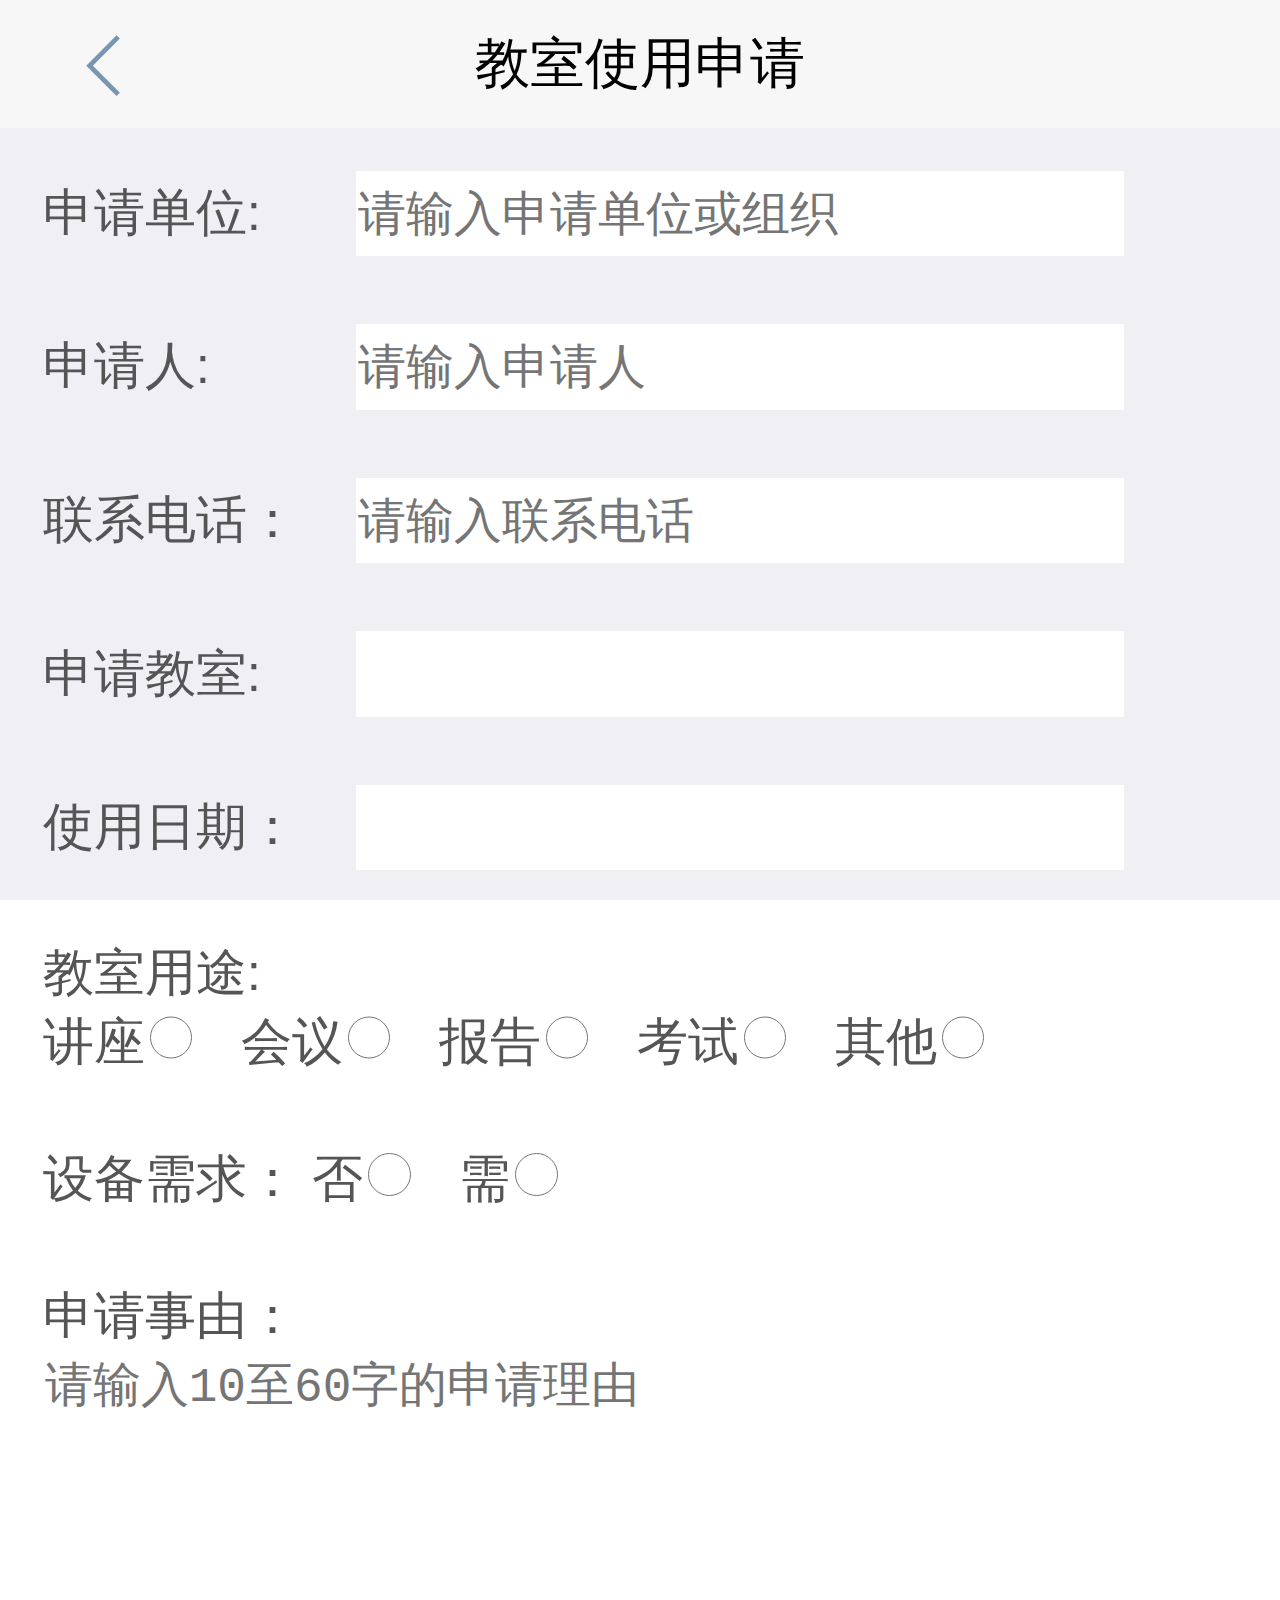
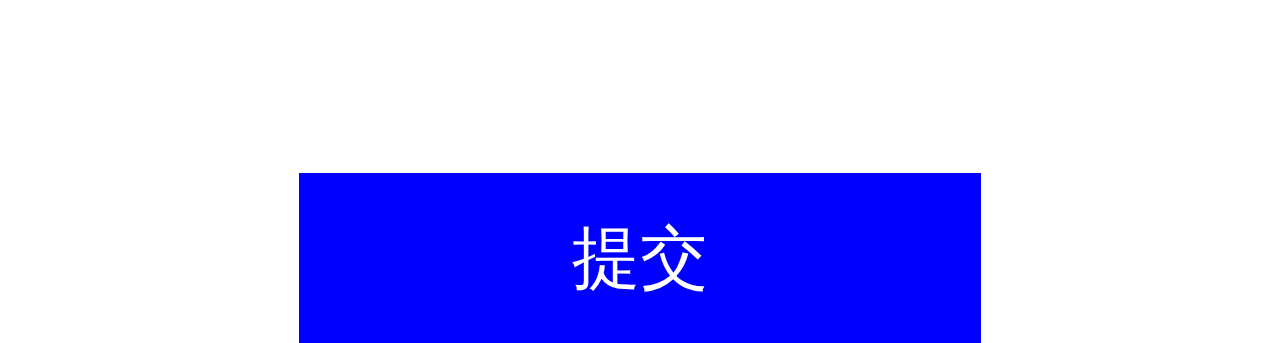
<file: apply.html>
<!DOCTYPE html>
<html>
	<head>
		<meta charset="UTF-8">
		<title>申请单</title>
		<script src="js/resize.js"></script>
		<link rel="stylesheet" href="css/index.css" />
		<link rel="stylesheet" type="text/css" href="css/apply.css"/>
	</head>
	<body>
		<header>
			<a class="action-back">&#xe601;</a>
			<h1>教室使用申请</h1>
		</header>
		<div class="apply-content">
			<form action="" >
				<ul class="applyform">
					<li class="apply-list"><label>申请单位:</label>
						<input type"text" name="orgain" class="apply-input" placeholder="请输入申请单位或组织"/>
					</li>
					<li class="apply-list"><label>申请人:</label>
						<input type="text" name="applyname" class="apply-input" placeholder="请输入申请人"/>
					</li>
					<li class="apply-list"><label>联系电话：</label>
						<input type="tel" name="tel" class="apply-input" placeholder="请输入联系电话"/>
					</li>
					<li class="apply-list"><label for="">申请教室:</label>
						<input type="text" name="classname" class="apply-input"/>
					</li>
					<li class="apply-list"><label>使用日期：</label>
						<input type="text" name="date" class="apply-input"/>
					</li>
					<li class="apply-listone"><lable><p>教室用途:</p></lable>
						讲座<input type="radio" name="yutu" value="0">
						会议<input type="radio" name="yutu" value="1">
						报告<input type="radio" name="yutu" value="2">
						考试<input type="radio" name="yutu" value="3">
						其他<input type="radio" name="yutu" value="4">
					</li>
					<li class="apply-listone"><lable>设备需求：</lable>
						否<input type="radio" name="require" value="0"/>
						需<input type="radio" name="require" value="1"/>
					</li>	 
					<li class="apply-listthree"><lable>申请事由：</lable>
						<textarea name="reason" id="reason" cols="35" rows="5" placeholder="请输入10至60字的申请理由"></textarea>
					</li>
				</ul>
				<button class="apply-btn">提交</button>
			</form>
		</div>
	</body>
</html>
</file>
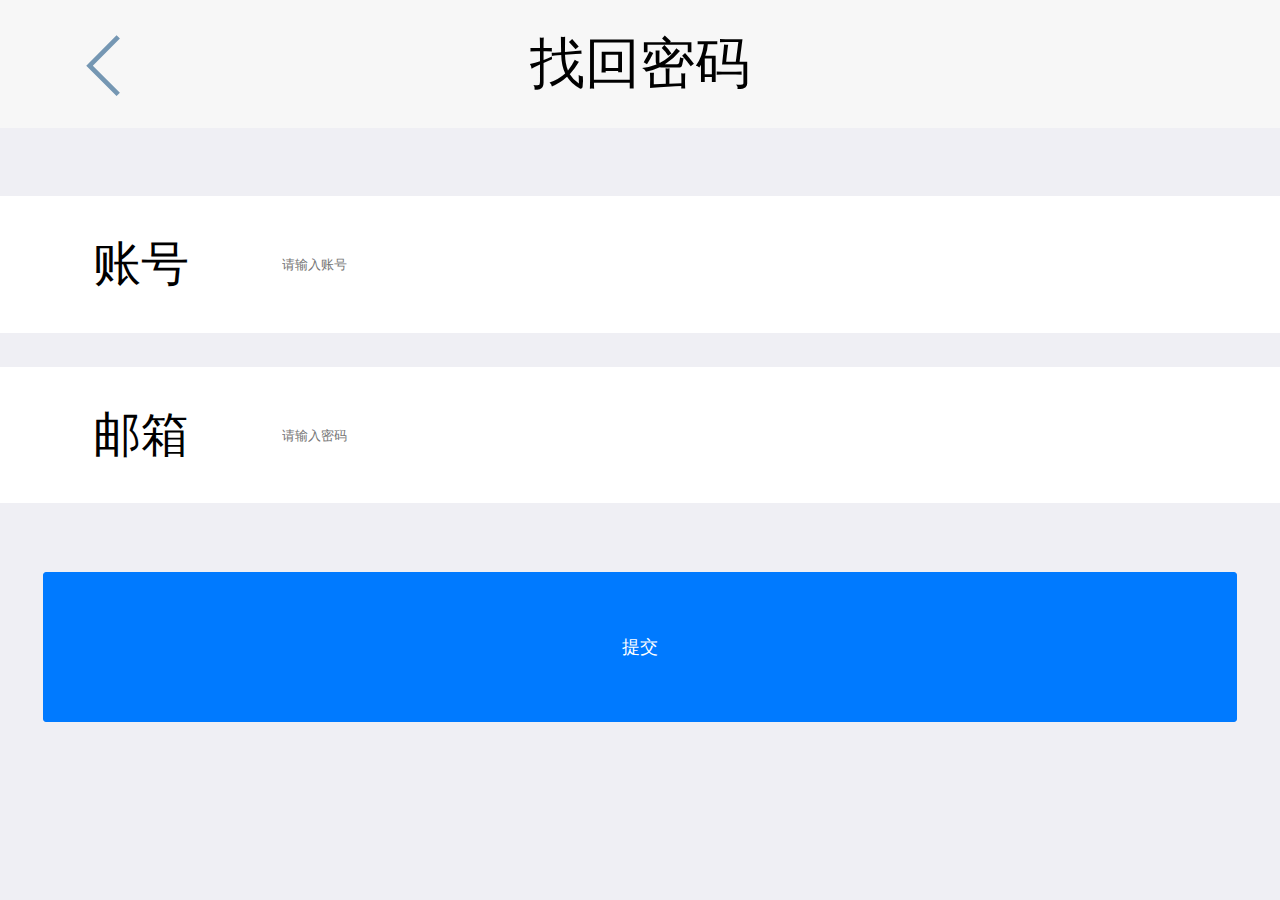
<file: forget_password.html>
<!DOCTYPE html>
<html class="ui-page-login">

	<head>
		<meta charset="utf-8">
		<meta name="viewport" content="width=device-width,initial-scale=1,minimum-scale=1,maximum-scale=1,user-scalable=no" />
		<title></title>
		<link rel="stylesheet" href="css/index.css"/>
		<link rel="stylesheet" href="css/login.css" />
		<script src="js/resize.js" type="text/javascript" charset="utf-8"></script>
	</head>

	<body>
		<header class="bar-nav">
			<a class="action-back">&#xe601;</a>
			<h1>找回密码</h1>
		</header>
		<div class="login-content">
			<form class="input-group">
				<div class="input-row">
					<label>账号</label>
					<input id='account' type="text" class="account-input" placeholder="请输入账号">
				</div>
				<div class="input-row">
					<label>邮箱</label>
					<input id='email' type="email" class="email-input" placeholder="请输入密码">
				</div>
			</form>
			<div class="content-padded">
				<button id='login' class="login-btn">提交</button>
			</div>
		</div>
	</body>

</html>
</file>
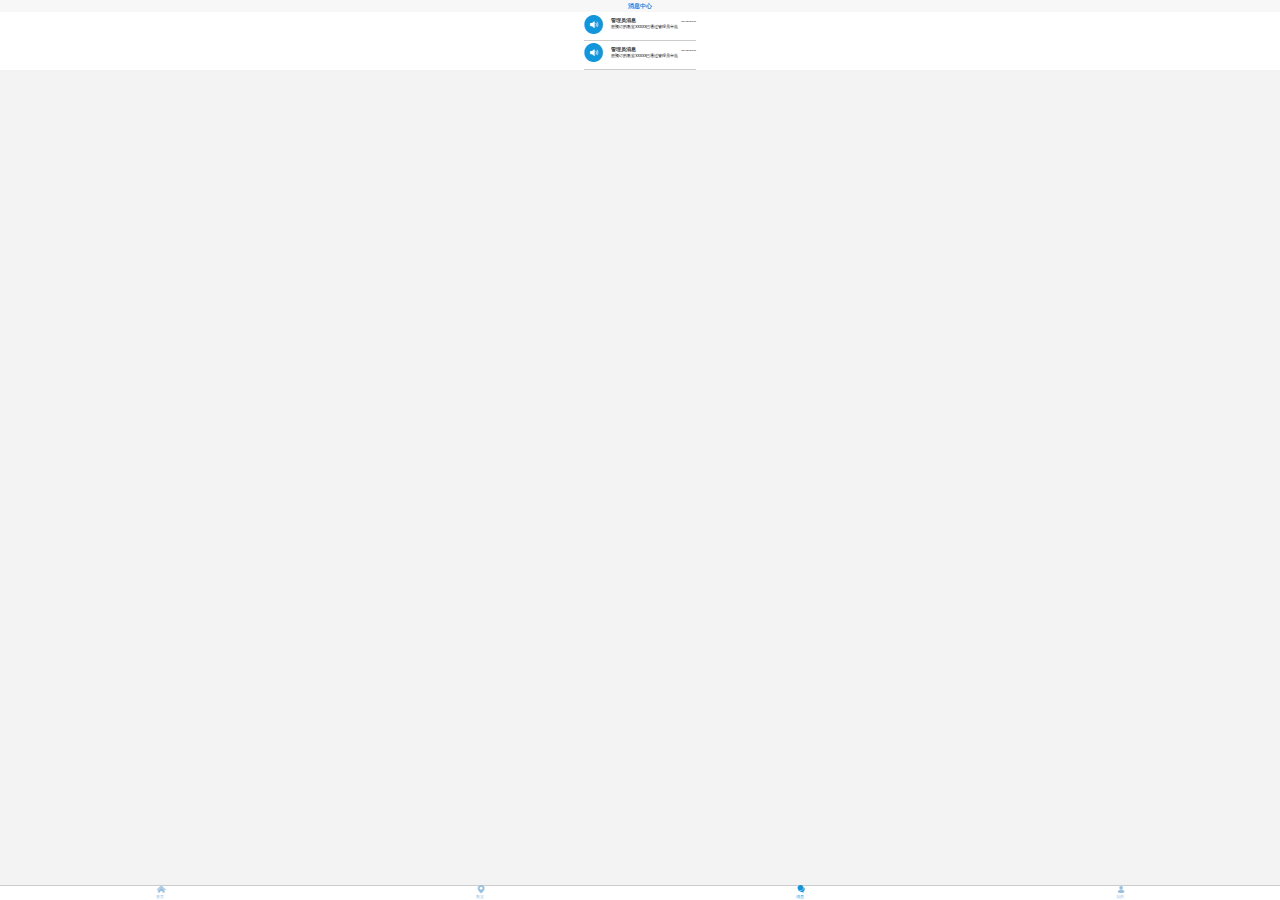
<file: infor.html>
<!DOCTYPE html>
<html>
	<head>
		<meta charset="utf-8" />
    	<meta name="viewport" content="width=device-width,initial-scale=1,minimum-scale=1,maximum-scale=1,user-scalable=no" />
		<title>消息中心</title>
		<script src="js/resize.js"></script>
		<script src="js/zepto.js"></script>
		<script src="js/swiper.jquery.min.js"></script>
		<script src="js/iscroll.js"></script>
		<script src="js/index.js"></script>
		<link rel="stylesheet" href="css/index.css" />
		<link rel="stylesheet" href="css/infor.css" />
	</head>
<body onload="loaded()">
	<div id="header">消息中心</div>
	<div id="wrapper">
		<div id="scroller">
			<div class="inforlist">
				<div class="inforlist-con">
					<div class="img">&#xe6c4;</div>
					<div class="des">
						<h3>管理员消息</h3><span>2016/12/12/10:20</span>
						<p>您预订的教室xxxxx已通过管理员审批</p>
					</div>
				</div>
			</div>
			<div class="inforlist">
				<div class="inforlist-con">
					<div class="img">&#xe6c4;</div>
					<div class="des">
						<h3>管理员消息</h3><span>2016/12/12/10:20</span>
						<p>您预订的教室xxxxx已通过管理员审批</p>
					</div>
				</div>
			</div>
		</div>
	</div>
	<div id="footer">
		<a href="index.html">首页</a>
		<a href="room.html">教室</a>
		<a href="infor.html" style="color:#1296DB">消息</a>
		<a href="me.html">我的</a>
	</div>
</body>
</html>
</file>
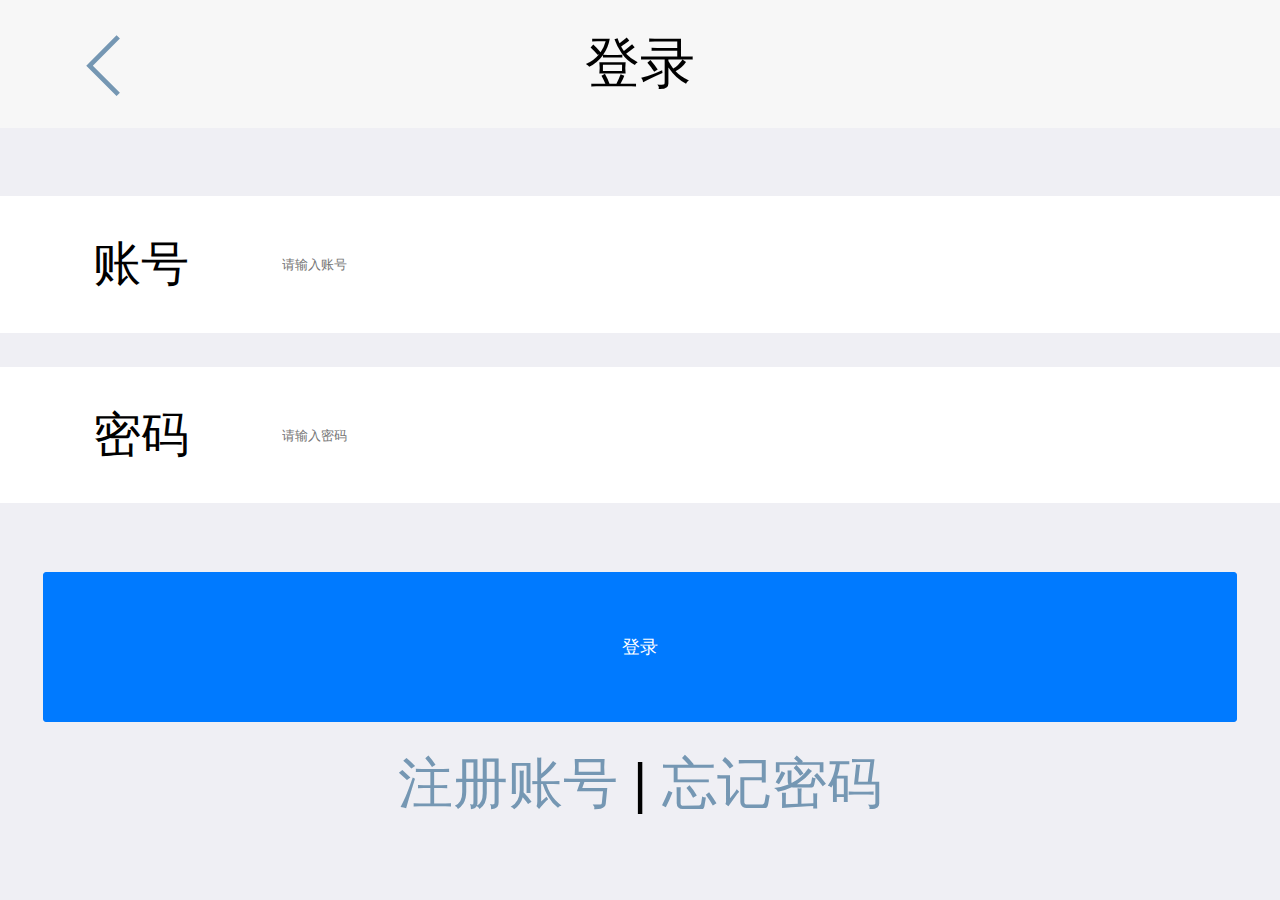
<file: login.html>
<!DOCTYPE html>
<html class="ui-page-login">
	<head>
		<meta charset="utf-8">
    	<meta name="viewport" content="width=device-width,initial-scale=1,minimum-scale=1,maximum-scale=1,user-scalable=no" />
		<title></title>
		<link rel="stylesheet" href="css/index.css"/>
		<link rel="stylesheet" href="css/login.css" />
		<script src="js/resize.js" type="text/javascript" charset="utf-8"></script>
	</head>
	<body>
		<header>
			<a href="" class="action-back">&#xe601;</a>
			<h1>登录</h1>
		</header>
		<div class="login-content">
			<form class="input-group">
				<div class="input-row">
					<label>账号</label>
					<input id='account' type="text" class="account-input" placeholder="请输入账号">
				</div>
				<div class="input-row">
					<label>密码</label>
					<input id='password' type="password" class="pass-input" placeholder="请输入密码">
				</div>
			</form>
			<div class="content-padded">
				<button id='login' class="login-btn">登录</button>
				<div class="link-area"><a href="reg.html">注册账号</a> <span class="spliter">|</span> <a id='forgetPassword'>忘记密码</a>
				</div>
			</div>
		</div>
	</body>
</html>
</file>
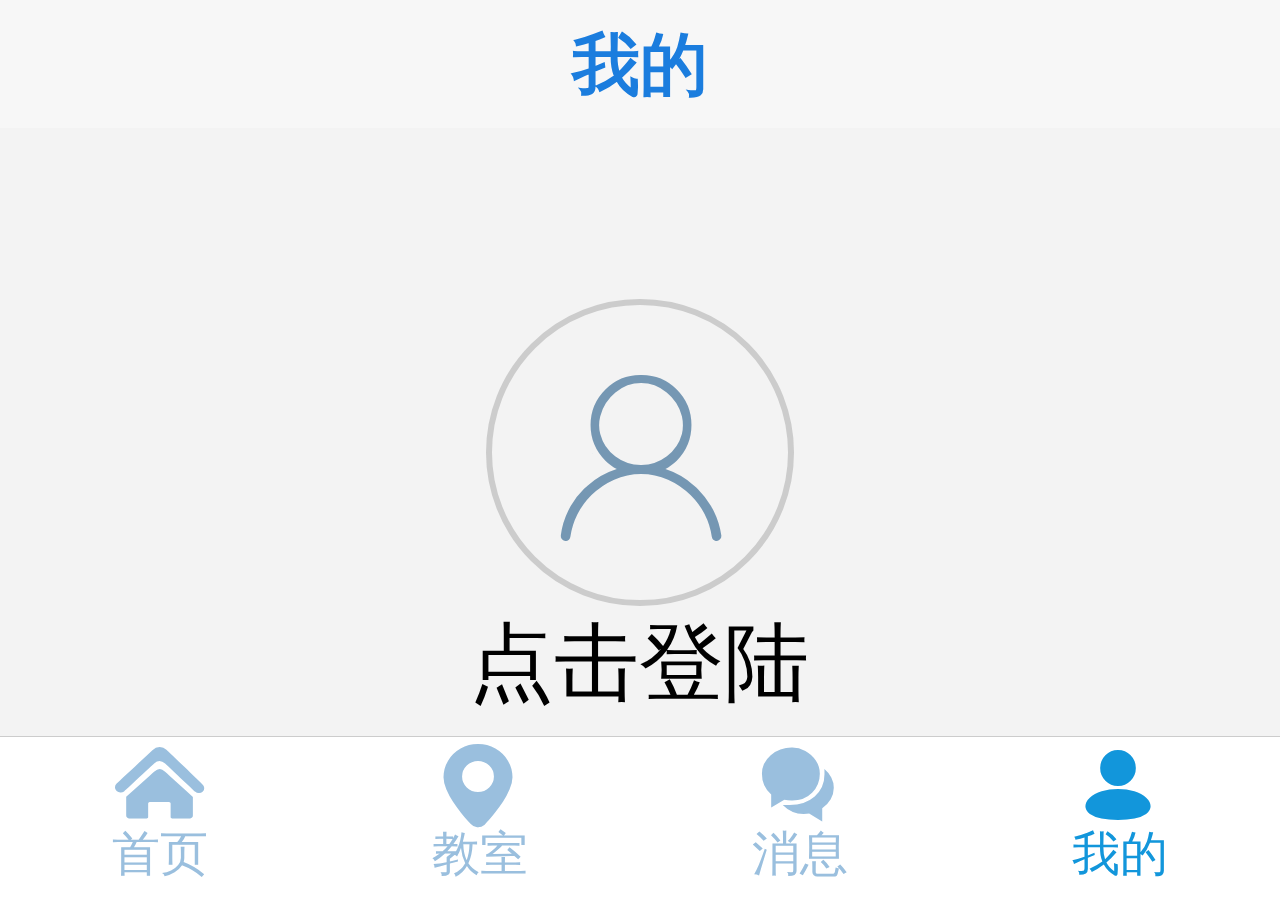
<file: me.html>
<!DOCTYPE html>
<html>
	<head>
		<meta charset="utf-8" />
    	<meta name="viewport" content="width=device-width,initial-scale=1,minimum-scale=1,maximum-scale=1,user-scalable=no" />
		<title>我的设置</title>
		<script src="js/resize.js"></script>
		<script src="js/zepto.js"></script>
		<script src="js/swiper.jquery.min.js"></script>
		<script src="js/iscroll.js"></script>
		<script src="js/index.js"></script>
		<link rel="stylesheet" href="css/index.css" />
		<link rel="stylesheet" href="css/me.css" />
	</head>
<body>
	<div id="header">我的</div>
	<div id="wrapper">
		<div id="scroller">
			<a href="login.html">
				<div class="me-top">
				<div class="me-login"><a href="login.html">&#xe608;</a></div>
				<span>点击登陆</span>
			</a>
		</div>
		<lu class="me-center">
			<li><span>&#xe625;</span>我的账号<p>&#xe622;</p></li>
			<li><span>&#xe621;</span>消息提醒<p>&#xe622;</p></li>
			<li><span>&#xe652;</span>关于软件<p>&#xe622;</p></li>
			<li><span>&#xe647;</span>退出登录<p>&#xe622;</p></li>
		</lu>	
		</div>
	</div>
	<div id="footer">
		<a href="index.html">首页</a>
		<a href="room.html">教室</a>
		<a href="infor.html">消息</a>
		<a href="me.html" style="color:#1296DB">我的</a>		
	</div>
</body>
</html>
</file>
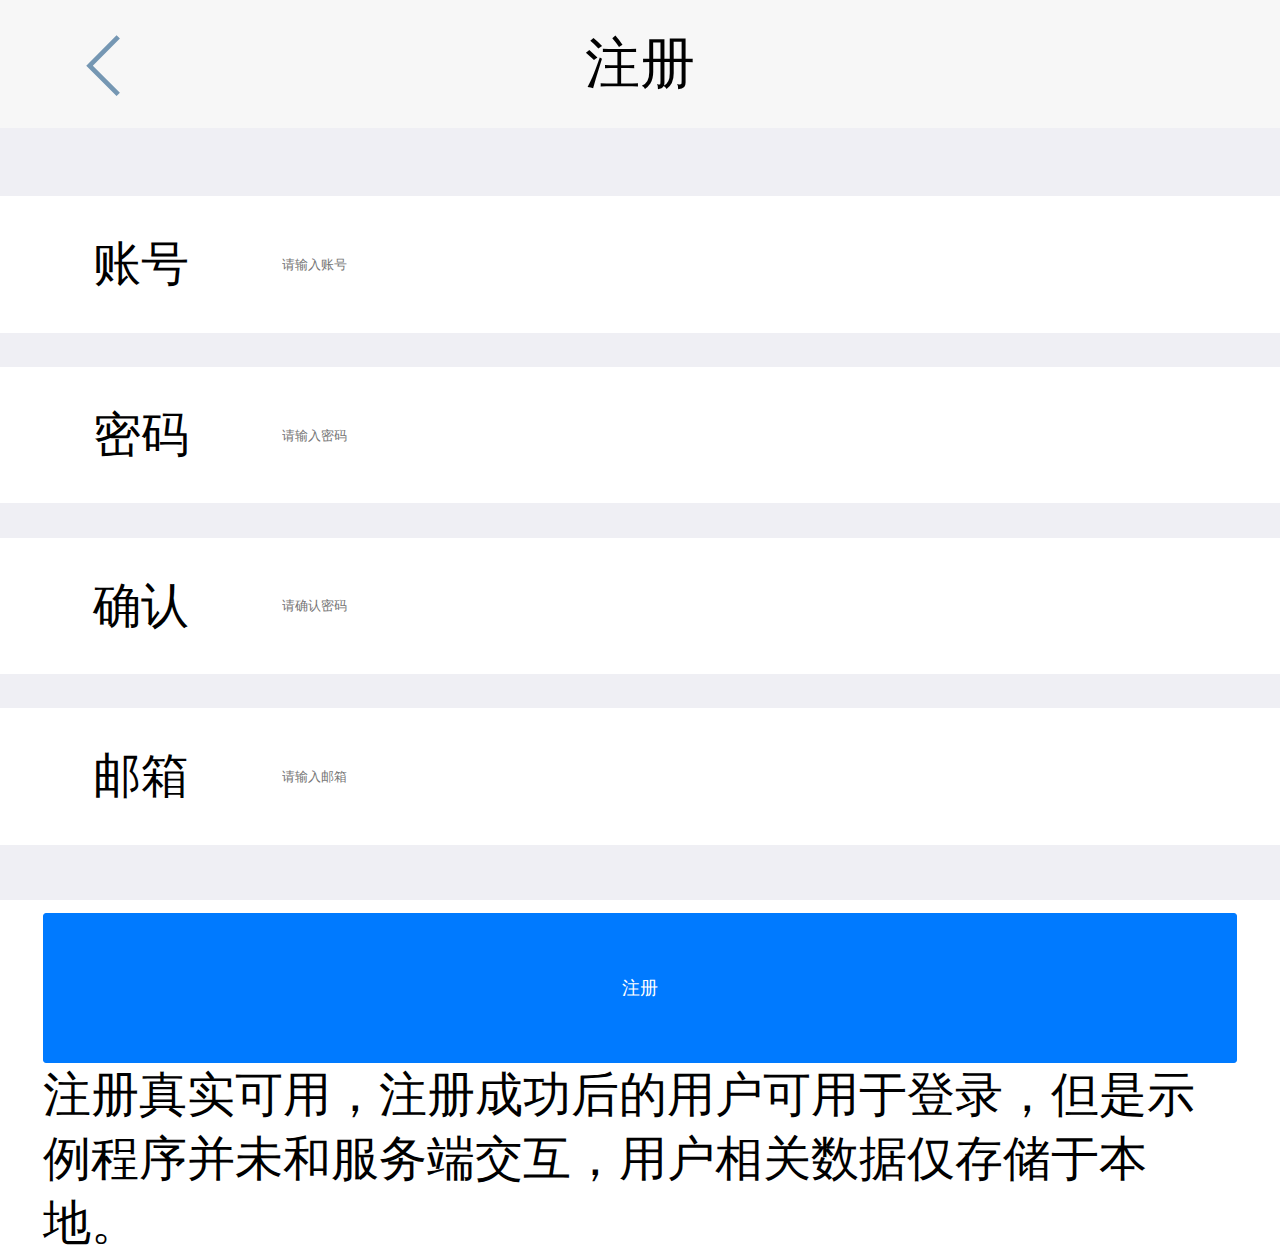
<file: reg.html>
<!DOCTYPE html>
<html class="ui-page-login">
	<head>
		<meta charset="utf-8">
		<meta name="viewport" content="width=device-width,initial-scale=1,minimum-scale=1,maximum-scale=1,user-scalable=no" />
		<title></title>
		<script src="js/resize.js" type="text/javascript" charset="utf-8"></script>
		<link rel="stylesheet" href="css/index.css"/>
		<link rel="stylesheet" href="css/login.css" />
	</head>
	<body>
		<header>
			<a class="action-back">&#xe601;</a>
			<h1>注册</h1>
		</header>
		<div class="mui-content">
			<div class="login-content">
			<form class="input-group">
				<div class="input-row">
					<label>账号</label>
					<input id='account' type="text" class="account-input" placeholder="请输入账号">
				</div>
				<div class="input-row">
					<label>密码</label>
					<input id='password' type="password" class="pass-input" placeholder="请输入密码">
				</div>
				<div class="input-row">
					<label>确认</label>
					<input id='password_confirm' type="password" class="pass-input" placeholder="请确认密码">
				</div>
				<div class="input-row">
					<label>邮箱</label>
					<input id='email' type="email" class="pass-input" placeholder="请输入邮箱">
				</div>
			</form>
			<div class="content-padded">
				<button id='reg' class="login-btn">注册</button>
				<p>注册真实可用，注册成功后的用户可用于登录，但是示例程序并未和服务端交互，用户相关数据仅存储于本地。</p>
			</div>
		</div>
			
		</div>
	</body>
</html>
</file>
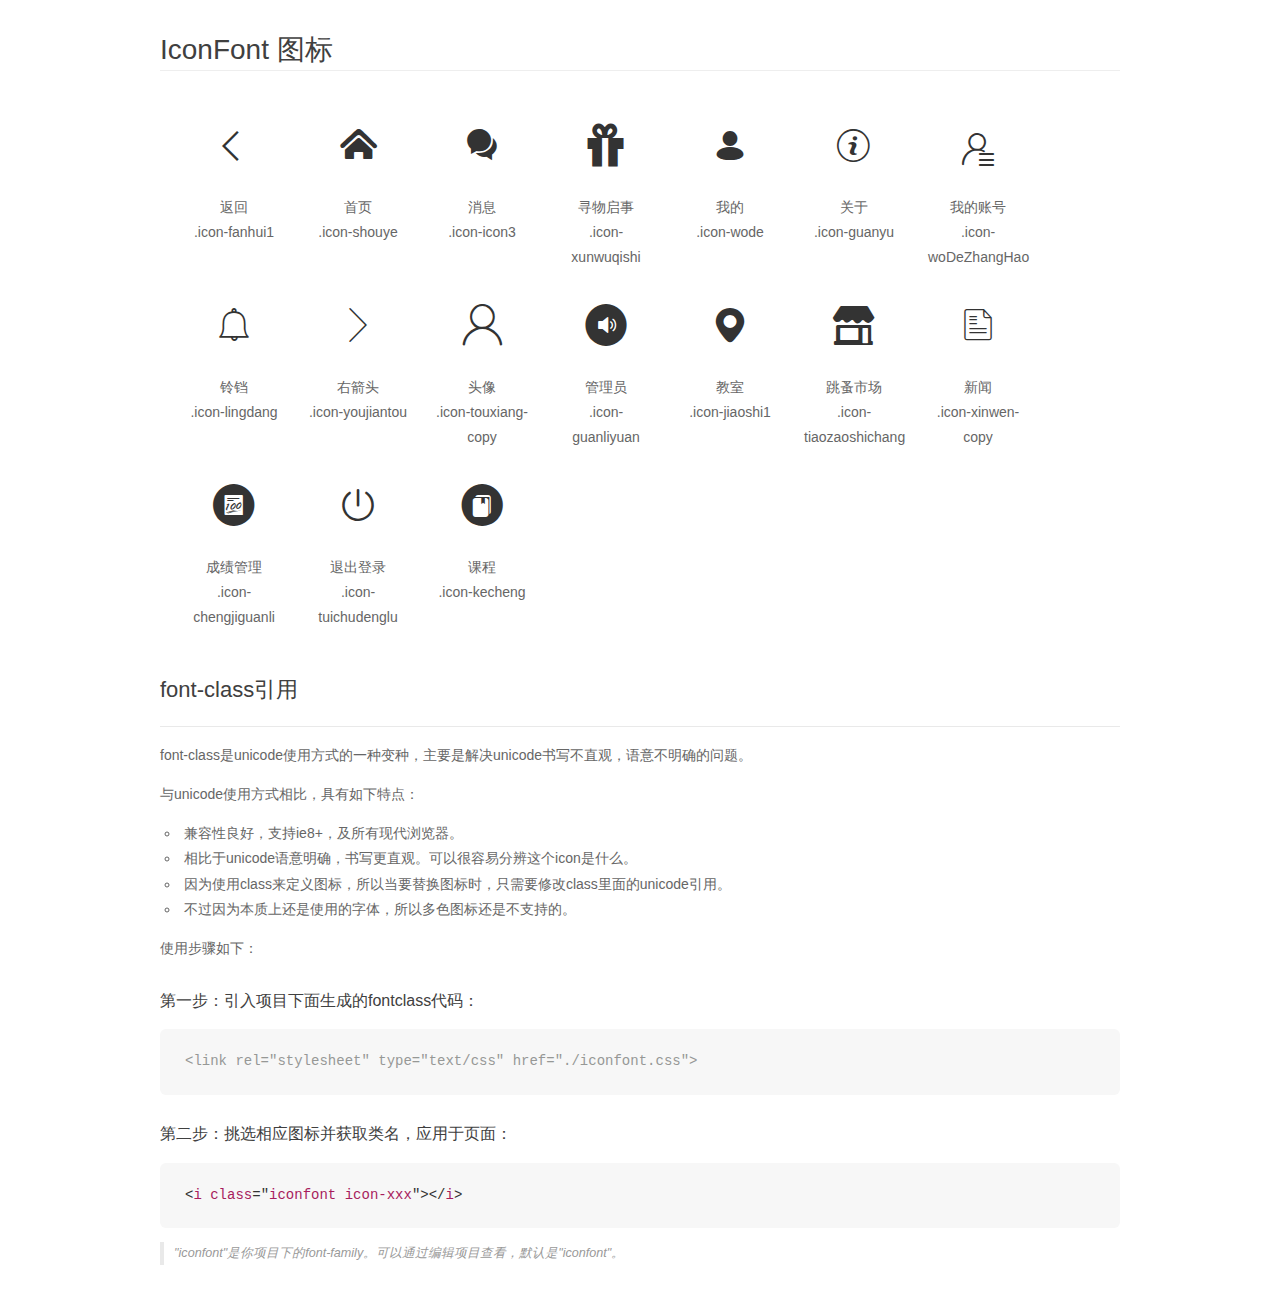
<file: css/icon/demo_fontclass.html>
<!DOCTYPE html>
<html>
<head>
    <meta charset="utf-8"/>
    <title>IconFont</title>
    <link rel="stylesheet" href="demo.css">
    <link rel="stylesheet" href="iconfont.css">
</head>
<body>
    <div class="main markdown">
        <h1>IconFont 图标</h1>
        <ul class="icon_lists clear">
            
                <li>
                <i class="icon iconfont icon-fanhui1"></i>
                    <div class="name">返回</div>
                    <div class="fontclass">.icon-fanhui1</div>
                </li>
            
                <li>
                <i class="icon iconfont icon-shouye"></i>
                    <div class="name">首页</div>
                    <div class="fontclass">.icon-shouye</div>
                </li>
            
                <li>
                <i class="icon iconfont icon-icon3"></i>
                    <div class="name">消息</div>
                    <div class="fontclass">.icon-icon3</div>
                </li>
            
                <li>
                <i class="icon iconfont icon-xunwuqishi"></i>
                    <div class="name">寻物启事</div>
                    <div class="fontclass">.icon-xunwuqishi</div>
                </li>
            
                <li>
                <i class="icon iconfont icon-wode"></i>
                    <div class="name">我的</div>
                    <div class="fontclass">.icon-wode</div>
                </li>
            
                <li>
                <i class="icon iconfont icon-guanyu"></i>
                    <div class="name">关于</div>
                    <div class="fontclass">.icon-guanyu</div>
                </li>
            
                <li>
                <i class="icon iconfont icon-woDeZhangHao"></i>
                    <div class="name">我的账号</div>
                    <div class="fontclass">.icon-woDeZhangHao</div>
                </li>
            
                <li>
                <i class="icon iconfont icon-lingdang"></i>
                    <div class="name">铃铛</div>
                    <div class="fontclass">.icon-lingdang</div>
                </li>
            
                <li>
                <i class="icon iconfont icon-youjiantou"></i>
                    <div class="name">右箭头</div>
                    <div class="fontclass">.icon-youjiantou</div>
                </li>
            
                <li>
                <i class="icon iconfont icon-touxiang-copy"></i>
                    <div class="name">头像</div>
                    <div class="fontclass">.icon-touxiang-copy</div>
                </li>
            
                <li>
                <i class="icon iconfont icon-guanliyuan"></i>
                    <div class="name">管理员</div>
                    <div class="fontclass">.icon-guanliyuan</div>
                </li>
            
                <li>
                <i class="icon iconfont icon-jiaoshi1"></i>
                    <div class="name">教室</div>
                    <div class="fontclass">.icon-jiaoshi1</div>
                </li>
            
                <li>
                <i class="icon iconfont icon-tiaozaoshichang"></i>
                    <div class="name">跳蚤市场</div>
                    <div class="fontclass">.icon-tiaozaoshichang</div>
                </li>
            
                <li>
                <i class="icon iconfont icon-xinwen-copy"></i>
                    <div class="name">新闻</div>
                    <div class="fontclass">.icon-xinwen-copy</div>
                </li>
            
                <li>
                <i class="icon iconfont icon-chengjiguanli"></i>
                    <div class="name">成绩管理</div>
                    <div class="fontclass">.icon-chengjiguanli</div>
                </li>
            
                <li>
                <i class="icon iconfont icon-tuichudenglu"></i>
                    <div class="name">退出登录</div>
                    <div class="fontclass">.icon-tuichudenglu</div>
                </li>
            
                <li>
                <i class="icon iconfont icon-kecheng"></i>
                    <div class="name">课程</div>
                    <div class="fontclass">.icon-kecheng</div>
                </li>
            
        </ul>

        <h2 id="font-class-">font-class引用</h2>
        <hr>

        <p>font-class是unicode使用方式的一种变种，主要是解决unicode书写不直观，语意不明确的问题。</p>
        <p>与unicode使用方式相比，具有如下特点：</p>
        <ul>
        <li>兼容性良好，支持ie8+，及所有现代浏览器。</li>
        <li>相比于unicode语意明确，书写更直观。可以很容易分辨这个icon是什么。</li>
        <li>因为使用class来定义图标，所以当要替换图标时，只需要修改class里面的unicode引用。</li>
        <li>不过因为本质上还是使用的字体，所以多色图标还是不支持的。</li>
        </ul>
        <p>使用步骤如下：</p>
        <h3 id="-fontclass-">第一步：引入项目下面生成的fontclass代码：</h3>


        <pre><code class="lang-js hljs javascript"><span class="hljs-comment">&lt;link rel="stylesheet" type="text/css" href="./iconfont.css"&gt;</span></code></pre>
        <h3 id="-">第二步：挑选相应图标并获取类名，应用于页面：</h3>
        <pre><code class="lang-css hljs">&lt;<span class="hljs-selector-tag">i</span> <span class="hljs-selector-tag">class</span>="<span class="hljs-selector-tag">iconfont</span> <span class="hljs-selector-tag">icon-xxx</span>"&gt;&lt;/<span class="hljs-selector-tag">i</span>&gt;</code></pre>
        <blockquote>
        <p>"iconfont"是你项目下的font-family。可以通过编辑项目查看，默认是"iconfont"。</p>
        </blockquote>
    </div>
</body>
</html>
</file>
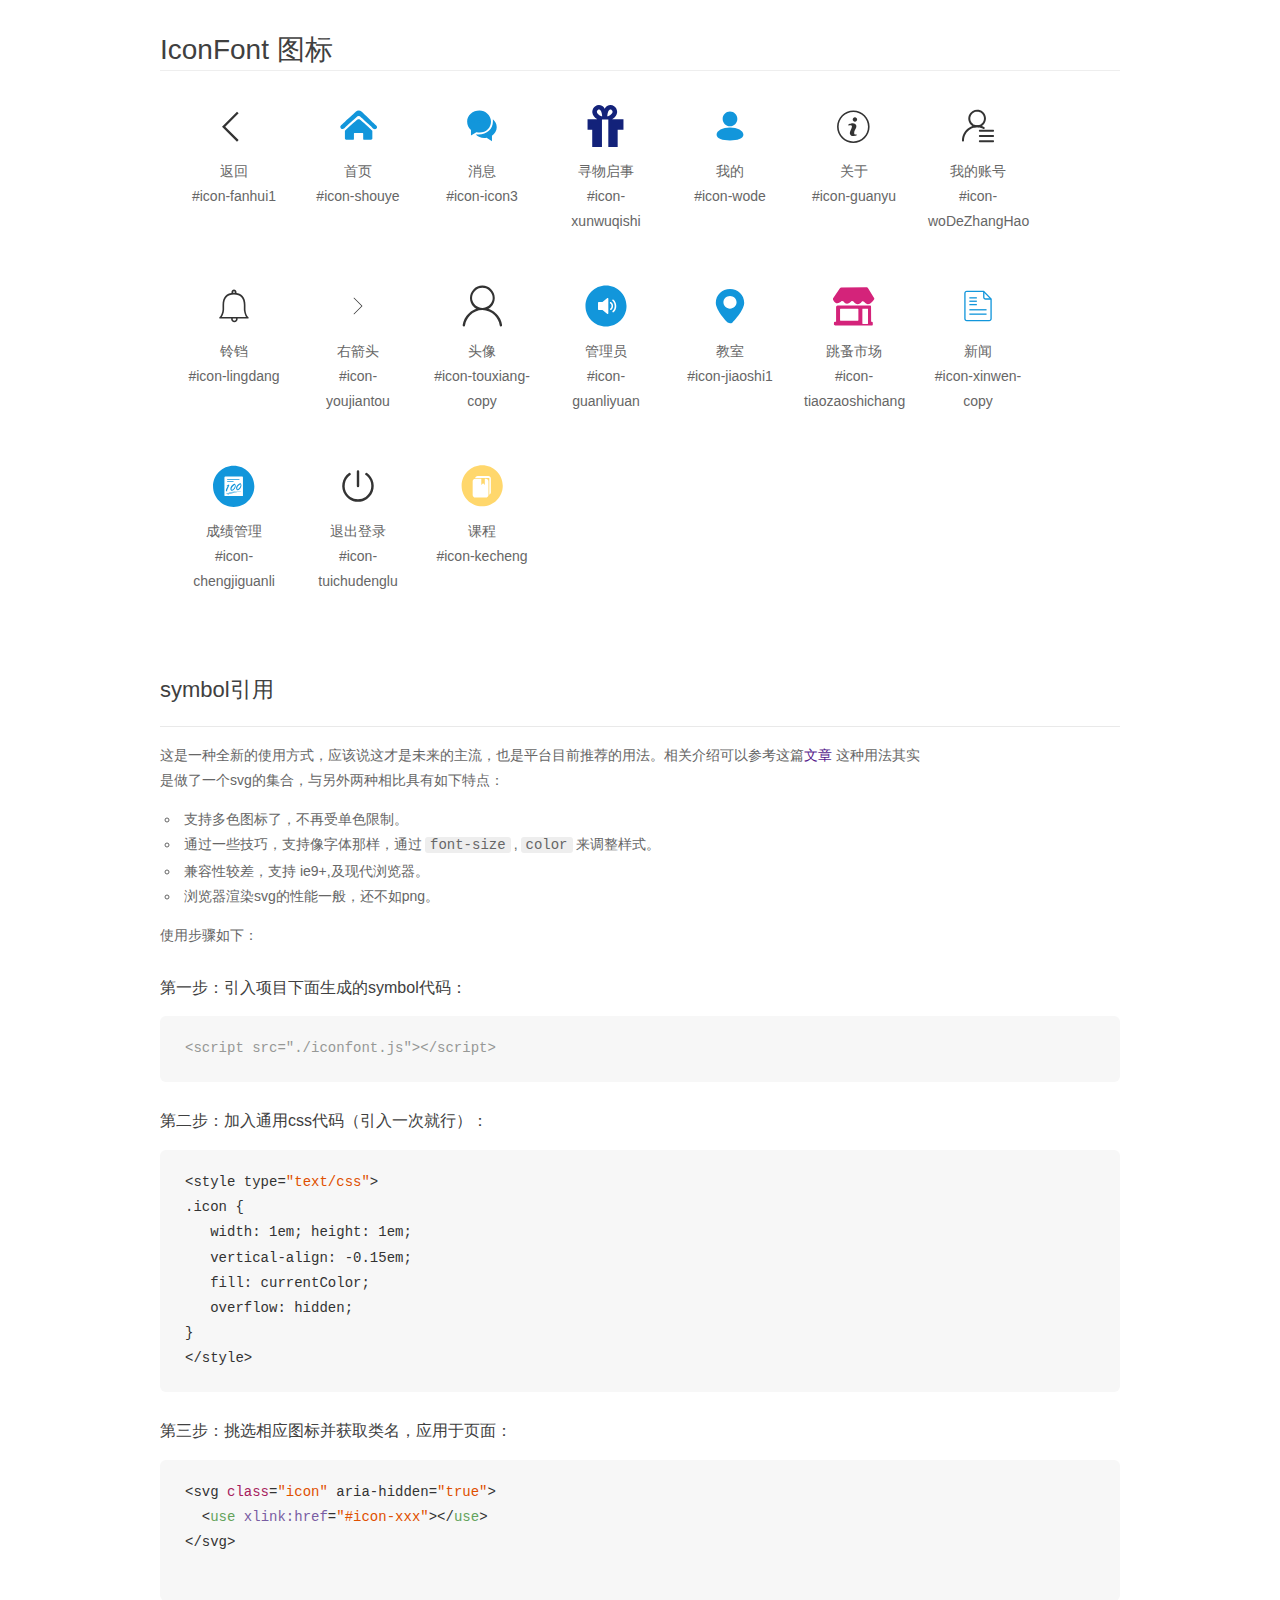
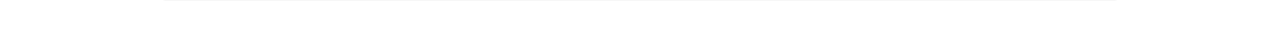
<file: css/icon/demo_symbol.html>
<!DOCTYPE html>
<html>
<head>
    <meta charset="utf-8"/>
    <title>IconFont</title>
    <link rel="stylesheet" href="demo.css">
    <script src="iconfont.js"></script>

    <style type="text/css">
        .icon {
          /* 通过设置 font-size 来改变图标大小 */
          width: 1em; height: 1em;
          /* 图标和文字相邻时，垂直对齐 */
          vertical-align: -0.15em;
          /* 通过设置 color 来改变 SVG 的颜色/fill */
          fill: currentColor;
          /* path 和 stroke 溢出 viewBox 部分在 IE 下会显示
             normalize.css 中也包含这行 */
          overflow: hidden;
        }

    </style>
</head>
<body>
    <div class="main markdown">
        <h1>IconFont 图标</h1>
        <ul class="icon_lists clear">
            
                <li>
                    <svg class="icon" aria-hidden="true">
                        <use xlink:href="#icon-fanhui1"></use>
                    </svg>
                    <div class="name">返回</div>
                    <div class="fontclass">#icon-fanhui1</div>
                </li>
            
                <li>
                    <svg class="icon" aria-hidden="true">
                        <use xlink:href="#icon-shouye"></use>
                    </svg>
                    <div class="name">首页</div>
                    <div class="fontclass">#icon-shouye</div>
                </li>
            
                <li>
                    <svg class="icon" aria-hidden="true">
                        <use xlink:href="#icon-icon3"></use>
                    </svg>
                    <div class="name">消息</div>
                    <div class="fontclass">#icon-icon3</div>
                </li>
            
                <li>
                    <svg class="icon" aria-hidden="true">
                        <use xlink:href="#icon-xunwuqishi"></use>
                    </svg>
                    <div class="name">寻物启事</div>
                    <div class="fontclass">#icon-xunwuqishi</div>
                </li>
            
                <li>
                    <svg class="icon" aria-hidden="true">
                        <use xlink:href="#icon-wode"></use>
                    </svg>
                    <div class="name">我的</div>
                    <div class="fontclass">#icon-wode</div>
                </li>
            
                <li>
                    <svg class="icon" aria-hidden="true">
                        <use xlink:href="#icon-guanyu"></use>
                    </svg>
                    <div class="name">关于</div>
                    <div class="fontclass">#icon-guanyu</div>
                </li>
            
                <li>
                    <svg class="icon" aria-hidden="true">
                        <use xlink:href="#icon-woDeZhangHao"></use>
                    </svg>
                    <div class="name">我的账号</div>
                    <div class="fontclass">#icon-woDeZhangHao</div>
                </li>
            
                <li>
                    <svg class="icon" aria-hidden="true">
                        <use xlink:href="#icon-lingdang"></use>
                    </svg>
                    <div class="name">铃铛</div>
                    <div class="fontclass">#icon-lingdang</div>
                </li>
            
                <li>
                    <svg class="icon" aria-hidden="true">
                        <use xlink:href="#icon-youjiantou"></use>
                    </svg>
                    <div class="name">右箭头</div>
                    <div class="fontclass">#icon-youjiantou</div>
                </li>
            
                <li>
                    <svg class="icon" aria-hidden="true">
                        <use xlink:href="#icon-touxiang-copy"></use>
                    </svg>
                    <div class="name">头像</div>
                    <div class="fontclass">#icon-touxiang-copy</div>
                </li>
            
                <li>
                    <svg class="icon" aria-hidden="true">
                        <use xlink:href="#icon-guanliyuan"></use>
                    </svg>
                    <div class="name">管理员</div>
                    <div class="fontclass">#icon-guanliyuan</div>
                </li>
            
                <li>
                    <svg class="icon" aria-hidden="true">
                        <use xlink:href="#icon-jiaoshi1"></use>
                    </svg>
                    <div class="name">教室</div>
                    <div class="fontclass">#icon-jiaoshi1</div>
                </li>
            
                <li>
                    <svg class="icon" aria-hidden="true">
                        <use xlink:href="#icon-tiaozaoshichang"></use>
                    </svg>
                    <div class="name">跳蚤市场</div>
                    <div class="fontclass">#icon-tiaozaoshichang</div>
                </li>
            
                <li>
                    <svg class="icon" aria-hidden="true">
                        <use xlink:href="#icon-xinwen-copy"></use>
                    </svg>
                    <div class="name">新闻</div>
                    <div class="fontclass">#icon-xinwen-copy</div>
                </li>
            
                <li>
                    <svg class="icon" aria-hidden="true">
                        <use xlink:href="#icon-chengjiguanli"></use>
                    </svg>
                    <div class="name">成绩管理</div>
                    <div class="fontclass">#icon-chengjiguanli</div>
                </li>
            
                <li>
                    <svg class="icon" aria-hidden="true">
                        <use xlink:href="#icon-tuichudenglu"></use>
                    </svg>
                    <div class="name">退出登录</div>
                    <div class="fontclass">#icon-tuichudenglu</div>
                </li>
            
                <li>
                    <svg class="icon" aria-hidden="true">
                        <use xlink:href="#icon-kecheng"></use>
                    </svg>
                    <div class="name">课程</div>
                    <div class="fontclass">#icon-kecheng</div>
                </li>
            
        </ul>


        <h2 id="symbol-">symbol引用</h2>
        <hr>

        <p>这是一种全新的使用方式，应该说这才是未来的主流，也是平台目前推荐的用法。相关介绍可以参考这篇<a href="">文章</a>
        这种用法其实是做了一个svg的集合，与另外两种相比具有如下特点：</p>
        <ul>
          <li>支持多色图标了，不再受单色限制。</li>
          <li>通过一些技巧，支持像字体那样，通过<code>font-size</code>,<code>color</code>来调整样式。</li>
          <li>兼容性较差，支持 ie9+,及现代浏览器。</li>
          <li>浏览器渲染svg的性能一般，还不如png。</li>
        </ul>
        <p>使用步骤如下：</p>
        <h3 id="-symbol-">第一步：引入项目下面生成的symbol代码：</h3>
        <pre><code class="lang-js hljs javascript"><span class="hljs-comment">&lt;script src="./iconfont.js"&gt;&lt;/script&gt;</span></code></pre>
        <h3 id="-css-">第二步：加入通用css代码（引入一次就行）：</h3>
        <pre><code class="lang-js hljs javascript">&lt;style type=<span class="hljs-string">"text/css"</span>&gt;
.icon {
   width: <span class="hljs-number">1</span>em; height: <span class="hljs-number">1</span>em;
   vertical-align: <span class="hljs-number">-0.15</span>em;
   fill: currentColor;
   overflow: hidden;
}
&lt;<span class="hljs-regexp">/style&gt;</span></code></pre>
        <h3 id="-">第三步：挑选相应图标并获取类名，应用于页面：</h3>
        <pre><code class="lang-js hljs javascript">&lt;svg <span class="hljs-class"><span class="hljs-keyword">class</span></span>=<span class="hljs-string">"icon"</span> aria-hidden=<span class="hljs-string">"true"</span>&gt;<span class="xml"><span class="hljs-tag">
  &lt;<span class="hljs-name">use</span> <span class="hljs-attr">xlink:href</span>=<span class="hljs-string">"#icon-xxx"</span>&gt;</span><span class="hljs-tag">&lt;/<span class="hljs-name">use</span>&gt;</span>
</span>&lt;<span class="hljs-regexp">/svg&gt;
        </span></code></pre>
    </div>
</body>
</html>
</file>
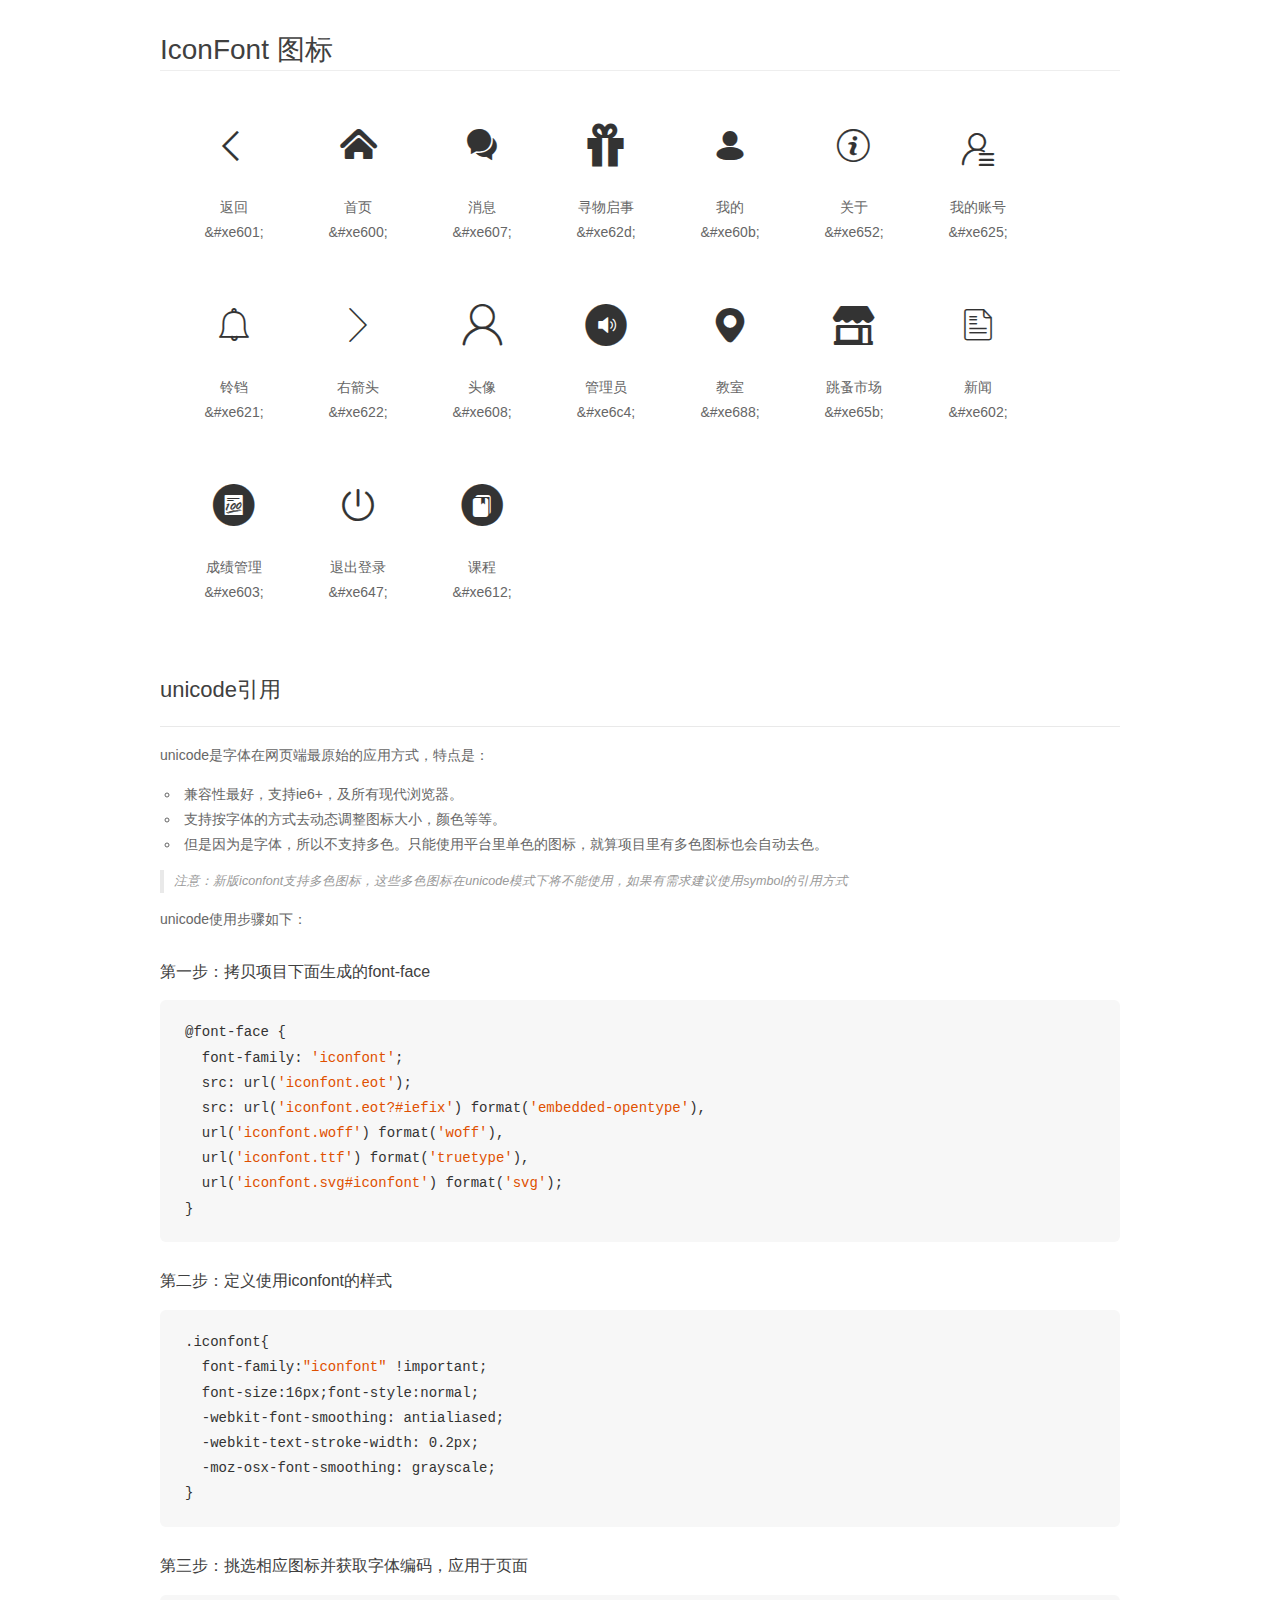
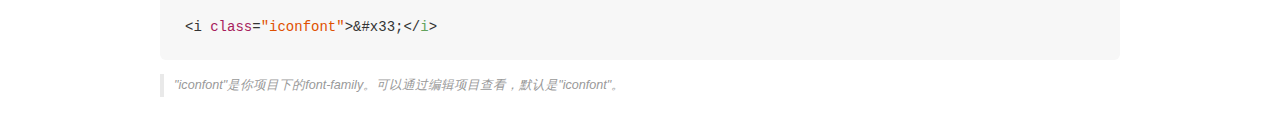
<file: css/icon/demo_unicode.html>
<!DOCTYPE html>
<html>
<head>
    <meta charset="utf-8"/>
    <title>IconFont</title>
    <link rel="stylesheet" href="demo.css">

    <style type="text/css">

        @font-face {font-family: "iconfont";
          src: url('iconfont.eot'); /* IE9*/
          src: url('iconfont.eot#iefix') format('embedded-opentype'), /* IE6-IE8 */
          url('iconfont.woff') format('woff'), /* chrome, firefox */
          url('iconfont.ttf') format('truetype'), /* chrome, firefox, opera, Safari, Android, iOS 4.2+*/
          url('iconfont.svg#iconfont') format('svg'); /* iOS 4.1- */
        }

        .iconfont {
          font-family:"iconfont" !important;
          font-size:16px;
          font-style:normal;
          -webkit-font-smoothing: antialiased;
          -webkit-text-stroke-width: 0.2px;
          -moz-osx-font-smoothing: grayscale;
        }

    </style>
</head>
<body>
    <div class="main markdown">
        <h1>IconFont 图标</h1>
        <ul class="icon_lists clear">
            
                <li>
                <i class="icon iconfont">&#xe601;</i>
                    <div class="name">返回</div>
                    <div class="code">&amp;#xe601;</div>
                </li>
            
                <li>
                <i class="icon iconfont">&#xe600;</i>
                    <div class="name">首页</div>
                    <div class="code">&amp;#xe600;</div>
                </li>
            
                <li>
                <i class="icon iconfont">&#xe607;</i>
                    <div class="name">消息</div>
                    <div class="code">&amp;#xe607;</div>
                </li>
            
                <li>
                <i class="icon iconfont">&#xe62d;</i>
                    <div class="name">寻物启事</div>
                    <div class="code">&amp;#xe62d;</div>
                </li>
            
                <li>
                <i class="icon iconfont">&#xe60b;</i>
                    <div class="name">我的</div>
                    <div class="code">&amp;#xe60b;</div>
                </li>
            
                <li>
                <i class="icon iconfont">&#xe652;</i>
                    <div class="name">关于</div>
                    <div class="code">&amp;#xe652;</div>
                </li>
            
                <li>
                <i class="icon iconfont">&#xe625;</i>
                    <div class="name">我的账号</div>
                    <div class="code">&amp;#xe625;</div>
                </li>
            
                <li>
                <i class="icon iconfont">&#xe621;</i>
                    <div class="name">铃铛</div>
                    <div class="code">&amp;#xe621;</div>
                </li>
            
                <li>
                <i class="icon iconfont">&#xe622;</i>
                    <div class="name">右箭头</div>
                    <div class="code">&amp;#xe622;</div>
                </li>
            
                <li>
                <i class="icon iconfont">&#xe608;</i>
                    <div class="name">头像</div>
                    <div class="code">&amp;#xe608;</div>
                </li>
            
                <li>
                <i class="icon iconfont">&#xe6c4;</i>
                    <div class="name">管理员</div>
                    <div class="code">&amp;#xe6c4;</div>
                </li>
            
                <li>
                <i class="icon iconfont">&#xe688;</i>
                    <div class="name">教室</div>
                    <div class="code">&amp;#xe688;</div>
                </li>
            
                <li>
                <i class="icon iconfont">&#xe65b;</i>
                    <div class="name">跳蚤市场</div>
                    <div class="code">&amp;#xe65b;</div>
                </li>
            
                <li>
                <i class="icon iconfont">&#xe602;</i>
                    <div class="name">新闻</div>
                    <div class="code">&amp;#xe602;</div>
                </li>
            
                <li>
                <i class="icon iconfont">&#xe603;</i>
                    <div class="name">成绩管理</div>
                    <div class="code">&amp;#xe603;</div>
                </li>
            
                <li>
                <i class="icon iconfont">&#xe647;</i>
                    <div class="name">退出登录</div>
                    <div class="code">&amp;#xe647;</div>
                </li>
            
                <li>
                <i class="icon iconfont">&#xe612;</i>
                    <div class="name">课程</div>
                    <div class="code">&amp;#xe612;</div>
                </li>
            
        </ul>
        <h2 id="unicode-">unicode引用</h2>
        <hr>

        <p>unicode是字体在网页端最原始的应用方式，特点是：</p>
        <ul>
        <li>兼容性最好，支持ie6+，及所有现代浏览器。</li>
        <li>支持按字体的方式去动态调整图标大小，颜色等等。</li>
        <li>但是因为是字体，所以不支持多色。只能使用平台里单色的图标，就算项目里有多色图标也会自动去色。</li>
        </ul>
        <blockquote>
        <p>注意：新版iconfont支持多色图标，这些多色图标在unicode模式下将不能使用，如果有需求建议使用symbol的引用方式</p>
        </blockquote>
        <p>unicode使用步骤如下：</p>
        <h3 id="-font-face">第一步：拷贝项目下面生成的font-face</h3>
        <pre><code class="lang-js hljs javascript">@font-face {
  font-family: <span class="hljs-string">'iconfont'</span>;
  src: url(<span class="hljs-string">'iconfont.eot'</span>);
  src: url(<span class="hljs-string">'iconfont.eot?#iefix'</span>) format(<span class="hljs-string">'embedded-opentype'</span>),
  url(<span class="hljs-string">'iconfont.woff'</span>) format(<span class="hljs-string">'woff'</span>),
  url(<span class="hljs-string">'iconfont.ttf'</span>) format(<span class="hljs-string">'truetype'</span>),
  url(<span class="hljs-string">'iconfont.svg#iconfont'</span>) format(<span class="hljs-string">'svg'</span>);
}
</code></pre>
        <h3 id="-iconfont-">第二步：定义使用iconfont的样式</h3>
        <pre><code class="lang-js hljs javascript">.iconfont{
  font-family:<span class="hljs-string">"iconfont"</span> !important;
  font-size:<span class="hljs-number">16</span>px;font-style:normal;
  -webkit-font-smoothing: antialiased;
  -webkit-text-stroke-width: <span class="hljs-number">0.2</span>px;
  -moz-osx-font-smoothing: grayscale;
}
</code></pre>
        <h3 id="-">第三步：挑选相应图标并获取字体编码，应用于页面</h3>
        <pre><code class="lang-js hljs javascript">&lt;i <span class="hljs-class"><span class="hljs-keyword">class</span></span>=<span class="hljs-string">"iconfont"</span>&gt;&amp;#x33;<span class="xml"><span class="hljs-tag">&lt;/<span class="hljs-name">i</span>&gt;</span></span></code></pre>

        <blockquote>
        <p>"iconfont"是你项目下的font-family。可以通过编辑项目查看，默认是"iconfont"。</p>
        </blockquote>
    </div>


</body>
</html>
</file>
<file: css/index.css>
* {
	-webkit-box-sizing: border-box;
	-moz-box-sizing: border-box;
	box-sizing: border-box;
}

html {
	-ms-touch-action: none;
}

body,ul,li,p,h3,h1{
	padding: 0;
	margin: 0;
	border: 0;
	list-style: none;
}
a{
	text-decoration:none;
	color:#7597B3;
}
body {
	font-size:0.28rem;
	font-family: ubuntu, helvetica, arial;
	overflow: hidden; /* this is important to prevent the whole page to bounce */
}
@font-face {
  font-family: 'class';
  src: url('icon/iconfont.eot');
  src: url('icon/iconfont.eot?#iefix') format('embedded-opentype'),
  url('icon/iconfont.woff') format('woff'),
  url('icon/iconfont.ttf') format('truetype'),
  url('icon/iconfont.svg#iconfont') format('svg');
}

#header {
	position: absolute;
	z-index: 2;
	top: 0;
	left: 0;
	width: 100%;
	height:0.75rem;
	line-height:0.75rem;
	background: #F7F7F7;
	color: #1B7DDE;
	font-size: 0.4rem;
	text-align: center;
	font-weight: bold;
	border-bottom: 0.01rem solid #;
}

#footer {
	position: absolute;
	z-index: 2;
	bottom: 0;
	left: 0;
	width: 100%;
	height: 0.96rem;
	background: #fff;
	border-top: 0.01rem solid #ccc;
	display: -webkit-box;
	display: -webkit-flex;
	-webkit-box-pack:center;
	justify-content:space-around;
	-webkit-box-align: end;
	align-items:flex-end;
	
}
#footer a{
	margin-bottom:0.08rem;
	position: relative;
	color: #9ABFDE;
}
#footer a:before{
	font-family:"class";
	font-size:0.6rem;
	position:absolute;
	top:-0.55rem;
	left:-0.03rem;
}
#footer a:nth-child(1):before{
	content:"\e600";
}
#footer a:nth-child(2):before{
	content:"\e688";
}
#footer a:nth-child(3):before{
	content:"\e607";
}
#footer a:nth-child(4):before{
	content:"\e60b";
}
#wrapper {
	position: absolute;
	z-index: 1;
	top: 0.75rem;
	bottom: 0.96rem;
	left: 0;
	width: 100%;
	background: #F3F3F3;
	overflow: hidden;
}

#scroller {
	position: absolute;
	z-index: 1;
	-webkit-tap-highlight-color: rgba(0,0,0,0);
	width: 100%;
	-webkit-transform: translateZ(0);
	-moz-transform: translateZ(0);
	-ms-transform: translateZ(0);
	-o-transform: translateZ(0);
	transform: translateZ(0);
	-webkit-touch-callout: none;
	-webkit-user-select: none;
	-moz-user-select: none;
	-ms-user-select: none;
	user-select: none;
	-webkit-text-size-adjust: none;
	-moz-text-size-adjust: none;
	-ms-text-size-adjust: none;
	-o-text-size-adjust: none;
	text-size-adjust: none;
}
/*框架完毕*/

.time{
	width:100%;
	height:1rem;
	background: #fff;
}
.time .timecon{
	width:7rem;
	height: 100%;
	margin: 0 auto;
	line-height: 1rem;
	font-size:0.3rem;
	color: #829CAC;
	border-bottom:0.01rem solid #CCCCCC;
}
.time .timecon span:last-child{
	float: right;
}
.inform{
	width:100%;
	height:1.2rem;
	background: #FEECBC;
}
.inform .inform-con{
	width: 7rem;
	height: 100%;
	margin: 0 auto;
}
.inform .inform-con p{
	color: #2C7EA7;
	margin:0.1rem 0;
	float: left;
	font-size: 0.32rem;
}
.inform .inform-con marquee{
	color: #999;
	margin:0.1rem 0;
	float: left;
	font-size:0.28rem;
}
.app{
	width: 100%;
	height: 3rem;
	background: #FFFFFF;
}
.app .app-con{
	width: 7rem;
	margin:0 auto;
	height: 100%;
	display: -webkit-flex;
	justify-content:space-around;
	align-items:center;
}
.app .app-con a{
	text-align: center;
}
.app .app-con .app-con-list{
	width: 1.2rem;
	height: 1.2rem;
	/*background: red;*/
	font-family: "class";
	font-size: 1rem;
	text-align: center;
	line-height: 1.2;
	border-radius:50%;
	margin-bottom: 0.1rem;
}
.fresh{
	width: 100%;
	margin-top:0.2rem;
	background:#FFFFFF;
}

.fresh .fresh-con{
	width: 7rem;
	margin:0 auto;
	overflow: hidden;
}
.fresh .fresh-con .fresh-title{
	height: 1rem;
	line-height: 1rem;
	
}
.fresh .fresh-con .fresh-title span:nth-child(1){
	
}
.fresh .fresh-con .fresh-title span:nth-child(2){
	font-size: 0.44rem;
	color: #333;
	font-weight: 700;
}
.fresh .fresh-con .fresh-title span:nth-child(3){
	float:right	
}
.fresh .fresh-con .banner{
	width:100%;
	height:3.75rem;
}
.fresh .fresh-con .banner img{
	width:7rem;
	height:3.75rem;
}
.fresh .list-body{
	width:5.3rem;
	float:left;
}
.fresh .fresh-img{
	width: 1.5rem;
	height: 1.5rem;
	float:right;
}
.fresh .line{
	width: 7rem;
	height: 0.02rem;
	background: #ccc;
	margin: 0.1rem auto;
	float: left;
}
.icon {
   width:1rem; height:1rem;
   vertical-align: -0.15em;
   fill: currentColor;
   overflow: hidden;
   /*font-size:50px;*/
}
</file>
<file: css/apply.css>
header{
	width:100%;
	height:0.75rem;
	text-align: center;
	line-height: 0.75rem;
	background: #f7f7f7;
	position: absolute;
	top:0;left:0;
}
header h1{
	font-size:0.32rem;
	font-weight: 500;
	color: #000;
}
header .action-back{
	position: absolute;
	top:0;left: 0.4rem;
	font-family: "class";
	font-size: 0.5rem;
}
.apply-content{
	position: absolute;
	top:0.75rem;left:0;right:0;bottom:0;
	background: #EFEFF4;
}
.applyform{
	margin: 0.25rem;
}
.applyform li{
	margin-bottom:0.4rem;
	color:#555;
	font-size:0.30rem;
}
.applyform li label{
	display:inline-block;
	width: 1.75rem;
}
.applyform .apply-list input{
	width:4.5rem;
	height: 0.5rem;
	outline: 0;
	border:0;
	font-size: 0.28rem;
}
.applyform .apply-listone input{
	margin-right: 0.2rem;
	width:0.25rem;
	height:0.25rem;
}
.applyform .apply-listthree textarea{
	width:7rem;
	height:2rem;
	resize:none;
	outline:0;
	font-size: 0.28rem;
	border: 0;
}
.apply-btn{
	display: block;
	width:4rem;
	height:1rem;
	background:blue;
	border: 0;
	color: #fff;
	font-size: 0.4rem;
	margin:0 auto;
}
</file>
<file: css/login.css>
header{
	width:100%;
	height:0.75rem;
	text-align: center;
	line-height: 0.75rem;
	background: #f7f7f7;
	position: absolute;
	top:0;left:0;
}
header h1{
	font-size:0.32rem;
	font-weight: 500;
	color: #000;
}
header .action-back{
	position: absolute;
	top:0;left: 0.4rem;
	font-family: "class";
	font-size: 0.5rem;
}
.login-content{
	width: 100%;
	height: auto;
	background:#efeff4;
	position: absolute;
	top:0.75rem;left:0;right:0;bottom:0;
}
.input-group{
	margin-top:0.4rem;
}
.input-row{
	width:100%;
	height:0.8rem;
	background:#fff;
	margin-top:0.2rem;
}
.input-row label{
	float: left;
	width: 22%;
	text-align: center;
	line-height:0.8rem;
}
.input-row input{
	float:left;
    width: 70%;
    height: 0.8rem;
    border: 0;
    box-shadow: none;
    padding: 10px 15px;
    margin-bottom: 0;
    padding-left: 0;
    outline: 0;
}
.content-padded{
	margin:0.25rem;margin-top: 0.4rem;
}
.login-btn{
	list-style: none;
	border: 0;
	color: #fff;
    border: 1px solid #007aff;
    background-color: #007aff;
    font-size: 18px;
    display: block;
    width: 100%;
    height: 0.88rem;
    border-radius: 3px;
    outline: 0;
}
.link-area {
    display: block;
    margin-top: 25px;
    text-align: center;
    font-size: 0.32rem;
}
</file>
<file: css/infor.css>
.inforlist{
	width:100%;
	height:1.8rem;
	background: #FFFFFF;
}
.inforlist .inforlist-con{
	width: 7rem;
	height: 100%;
	margin: 0 auto;
	border-bottom: 0.04rem solid #CCCCCC;
}
.inforlist .inforlist-con .img{
	width: 1.5rem;
	height: 1.5rem;
	font-family: "class";
	font-size:1.2rem;
	color:#1296DB;
	float: left;
	margin-top:0.1rem
}
.inforlist .inforlist-con .des{
	width: 5.3rem;
	margin:0.3rem 0;
	float:right;
}
.inforlist .inforlist-con h3{
	margin: 0rem 0;
	float:left;
	color: #333;
}
.inforlist .inforlist-con span{
	float:right;
	margin: 0.2rem 0;
	font-size:0.12rem;
}
.inforlist .inforlist-con p{
	float:left;
}
</file>
<file: css/me.css>
.me-top{
	width: 2rem;
	margin: 0 auto;
	margin-top:1rem;
}
.me-login{
	width:1.8rem;
	height:1.8rem;
	border-radius: 50%;
	border: 0.04rem solid #ccc;
	margin: 0 auto;
	text-align: center;
	line-height: 1.8rem;
}
.me-login a{
	font-family:"class";
	font-size: 1rem;
}
.me-top span{
	font-size:0.5rem;
	margin: 0 auto;
	
}

.me-center{
	width: 100%;
	margin-top: 1rem;
	float: left;
}
.me-center li{
	width: 100%;
	height:1rem;
	padding:0 0.25rem;
	font-size:0.36rem;
	border-top:0.02rem solid #E9E9E9;
	line-height: 1rem;
	box-sizing: border-box;
	color: #333;
	
	
}
.me-center li:last-child{
	border-bottom:0.01rem solid #E9E9E9;
}
.me-center span{
	font-family: "class";
	margin-right: 0.3rem;
}

.me-center p{
	font-family:"class";
	float:right;
}
</file>
<file: css/icon/iconfont.css>
@font-face {font-family: "iconfont";
  src: url('iconfont.eot?t=1481732963005'); /* IE9*/
  src: url('iconfont.eot?t=1481732963005#iefix') format('embedded-opentype'), /* IE6-IE8 */
  url('iconfont.woff?t=1481732963005') format('woff'), /* chrome, firefox */
  url('iconfont.ttf?t=1481732963005') format('truetype'), /* chrome, firefox, opera, Safari, Android, iOS 4.2+*/
  url('iconfont.svg?t=1481732963005#iconfont') format('svg'); /* iOS 4.1- */
}

.iconfont {
  font-family:"iconfont" !important;
  font-size:16px;
  font-style:normal;
  -webkit-font-smoothing: antialiased;
  -moz-osx-font-smoothing: grayscale;
}

.icon-fanhui1:before { content: "\e601"; }

.icon-shouye:before { content: "\e600"; }

.icon-icon3:before { content: "\e607"; }

.icon-xunwuqishi:before { content: "\e62d"; }

.icon-wode:before { content: "\e60b"; }

.icon-guanyu:before { content: "\e652"; }

.icon-woDeZhangHao:before { content: "\e625"; }

.icon-lingdang:before { content: "\e621"; }

.icon-youjiantou:before { content: "\e622"; }

.icon-touxiang-copy:before { content: "\e608"; }

.icon-guanliyuan:before { content: "\e6c4"; }

.icon-jiaoshi1:before { content: "\e688"; }

.icon-tiaozaoshichang:before { content: "\e65b"; }

.icon-xinwen-copy:before { content: "\e602"; }

.icon-chengjiguanli:before { content: "\e603"; }

.icon-tuichudenglu:before { content: "\e647"; }

.icon-kecheng:before { content: "\e612"; }
</file>
<file: css/icon/demo.css>
*{margin: 0;padding: 0;list-style: none;}
/*
KISSY CSS Reset
理念：1. reset 的目的不是清除浏览器的默认样式，这仅是部分工作。清除和重置是紧密不可分的。
2. reset 的目的不是让默认样式在所有浏览器下一致，而是减少默认样式有可能带来的问题。
3. reset 期望提供一套普适通用的基础样式。但没有银弹，推荐根据具体需求，裁剪和修改后再使用。
特色：1. 适应中文；2. 基于最新主流浏览器。
维护：玉伯<lifesinger@gmail.com>, 正淳<ragecarrier@gmail.com>
 */

/** 清除内外边距 **/
body, h1, h2, h3, h4, h5, h6, hr, p, blockquote, /* structural elements 结构元素 */
dl, dt, dd, ul, ol, li, /* list elements 列表元素 */
pre, /* text formatting elements 文本格式元素 */
form, fieldset, legend, button, input, textarea, /* form elements 表单元素 */
th, td /* table elements 表格元素 */ {
  margin: 0;
  padding: 0;
}

/** 设置默认字体 **/
body,
button, input, select, textarea /* for ie */ {
  font: 12px/1.5 tahoma, arial, \5b8b\4f53, sans-serif;
}
h1, h2, h3, h4, h5, h6 { font-size: 100%; }
address, cite, dfn, em, var { font-style: normal; } /* 将斜体扶正 */
code, kbd, pre, samp { font-family: courier new, courier, monospace; } /* 统一等宽字体 */
small { font-size: 12px; } /* 小于 12px 的中文很难阅读，让 small 正常化 */

/** 重置列表元素 **/
ul, ol { list-style: none; }

/** 重置文本格式元素 **/
a { text-decoration: none; }
a:hover { text-decoration: underline; }


/** 重置表单元素 **/
legend { color: #000; } /* for ie6 */
fieldset, img { border: 0; } /* img 搭车：让链接里的 img 无边框 */
button, input, select, textarea { font-size: 100%; } /* 使得表单元素在 ie 下能继承字体大小 */
/* 注：optgroup 无法扶正 */

/** 重置表格元素 **/
table { border-collapse: collapse; border-spacing: 0; }

/* 清除浮动 */
.ks-clear:after, .clear:after {
  content: '\20';
  display: block;
  height: 0;
  clear: both;
}
.ks-clear, .clear {
  *zoom: 1;
}

.main {
  padding: 30px 100px;
width: 960px;
margin: 0 auto;
}
.main h1{font-size:36px; color:#333; text-align:left;margin-bottom:30px; border-bottom: 1px solid #eee;}

.helps{margin-top:40px;}
.helps pre{
  padding:20px;
  margin:10px 0;
  border:solid 1px #e7e1cd;
  background-color: #fffdef;
  overflow: auto;
}

.icon_lists{
  width: 100% !important;

}

.icon_lists li{
  float:left;
  width: 100px;
  height:180px;
  text-align: center;
  list-style: none !important;
}
.icon_lists .icon{
  font-size: 42px;
  line-height: 100px;
  margin: 10px 0;
  color:#333;
  -webkit-transition: font-size 0.25s ease-out 0s;
  -moz-transition: font-size 0.25s ease-out 0s;
  transition: font-size 0.25s ease-out 0s;

}
.icon_lists .icon:hover{
  font-size: 100px;
}



.markdown {
  color: #666;
  font-size: 14px;
  line-height: 1.8;
}

.highlight {
  line-height: 1.5;
}

.markdown img {
  vertical-align: middle;
  max-width: 100%;
}

.markdown h1 {
  color: #404040;
  font-weight: 500;
  line-height: 40px;
  margin-bottom: 24px;
}

.markdown h2,
.markdown h3,
.markdown h4,
.markdown h5,
.markdown h6 {
  color: #404040;
  margin: 1.6em 0 0.6em 0;
  font-weight: 500;
  clear: both;
}

.markdown h1 {
  font-size: 28px;
}

.markdown h2 {
  font-size: 22px;
}

.markdown h3 {
  font-size: 16px;
}

.markdown h4 {
  font-size: 14px;
}

.markdown h5 {
  font-size: 12px;
}

.markdown h6 {
  font-size: 12px;
}

.markdown hr {
  height: 1px;
  border: 0;
  background: #e9e9e9;
  margin: 16px 0;
  clear: both;
}

.markdown p,
.markdown pre {
  margin: 1em 0;
}

.markdown > p,
.markdown > blockquote,
.markdown > .highlight,
.markdown > ol,
.markdown > ul {
  width: 80%;
}

.markdown ul > li {
  list-style: circle;
}

.markdown > ul li,
.markdown blockquote ul > li {
  margin-left: 20px;
  padding-left: 4px;
}

.markdown > ul li p,
.markdown > ol li p {
  margin: 0.6em 0;
}

.markdown ol > li {
  list-style: decimal;
}

.markdown > ol li,
.markdown blockquote ol > li {
  margin-left: 20px;
  padding-left: 4px;
}

.markdown code {
  margin: 0 3px;
  padding: 0 5px;
  background: #eee;
  border-radius: 3px;
}

.markdown pre {
  border-radius: 6px;
  background: #f7f7f7;
  padding: 20px;
}

.markdown pre code {
  border: none;
  background: #f7f7f7;
  margin: 0;
}

.markdown strong,
.markdown b {
  font-weight: 600;
}

.markdown > table {
  border-collapse: collapse;
  border-spacing: 0px;
  empty-cells: show;
  border: 1px solid #e9e9e9;
  width: 95%;
  margin-bottom: 24px;
}

.markdown > table th {
  white-space: nowrap;
  color: #333;
  font-weight: 600;

}

.markdown > table th,
.markdown > table td {
  border: 1px solid #e9e9e9;
  padding: 8px 16px;
  text-align: left;
}

.markdown > table th {
  background: #F7F7F7;
}

.markdown blockquote {
  font-size: 90%;
  color: #999;
  border-left: 4px solid #e9e9e9;
  padding-left: 0.8em;
  margin: 1em 0;
  font-style: italic;
}

.markdown blockquote p {
  margin: 0;
}

.markdown .anchor {
  opacity: 0;
  transition: opacity 0.3s ease;
  margin-left: 8px;
}

.markdown .waiting {
  color: #ccc;
}

.markdown h1:hover .anchor,
.markdown h2:hover .anchor,
.markdown h3:hover .anchor,
.markdown h4:hover .anchor,
.markdown h5:hover .anchor,
.markdown h6:hover .anchor {
  opacity: 1;
  display: inline-block;
}

.markdown > br,
.markdown > p > br {
  clear: both;
}


.hljs {
  display: block;
  background: white;
  padding: 0.5em;
  color: #333333;
  overflow-x: auto;
}

.hljs-comment,
.hljs-meta {
  color: #969896;
}

.hljs-string,
.hljs-variable,
.hljs-template-variable,
.hljs-strong,
.hljs-emphasis,
.hljs-quote {
  color: #df5000;
}

.hljs-keyword,
.hljs-selector-tag,
.hljs-type {
  color: #a71d5d;
}

.hljs-literal,
.hljs-symbol,
.hljs-bullet,
.hljs-attribute {
  color: #0086b3;
}

.hljs-section,
.hljs-name {
  color: #63a35c;
}

.hljs-tag {
  color: #333333;
}

.hljs-title,
.hljs-attr,
.hljs-selector-id,
.hljs-selector-class,
.hljs-selector-attr,
.hljs-selector-pseudo {
  color: #795da3;
}

.hljs-addition {
  color: #55a532;
  background-color: #eaffea;
}

.hljs-deletion {
  color: #bd2c00;
  background-color: #ffecec;
}

.hljs-link {
  text-decoration: underline;
}

pre{
  background: #fff;
}
</file>
